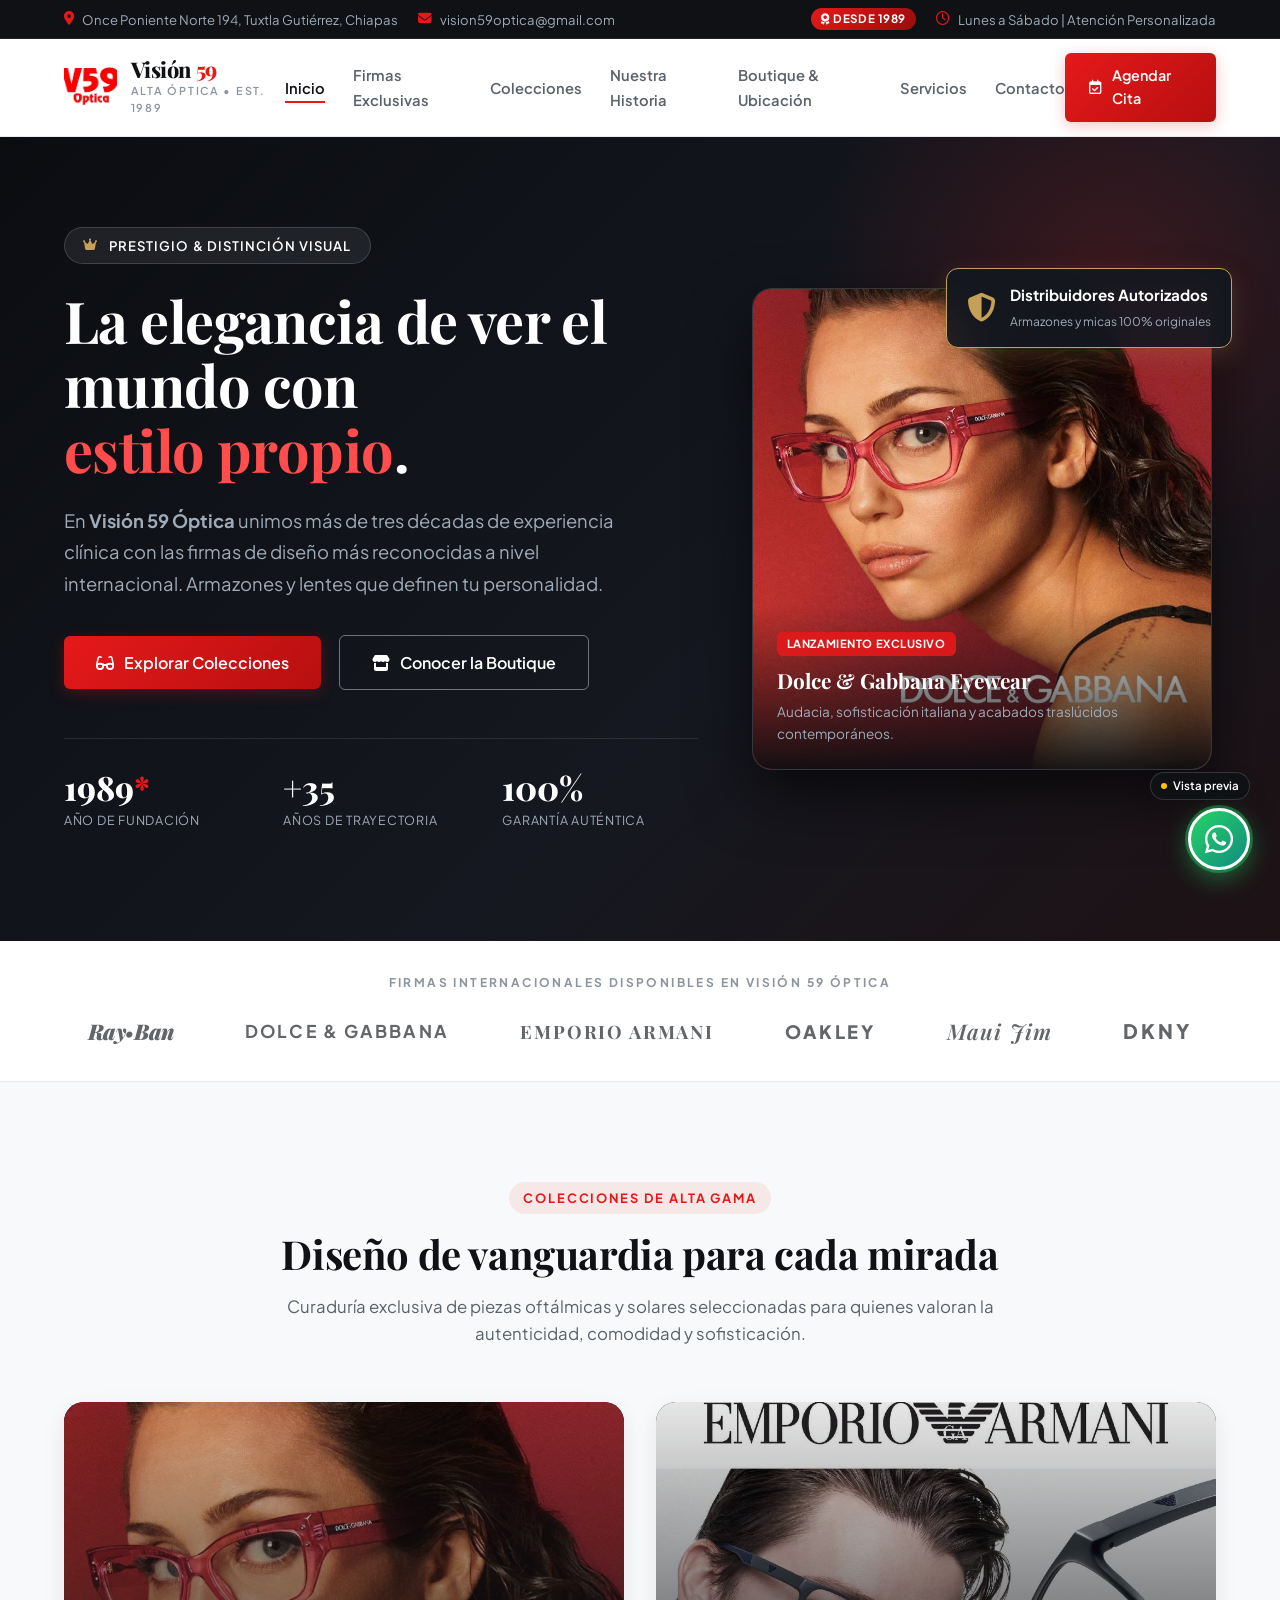
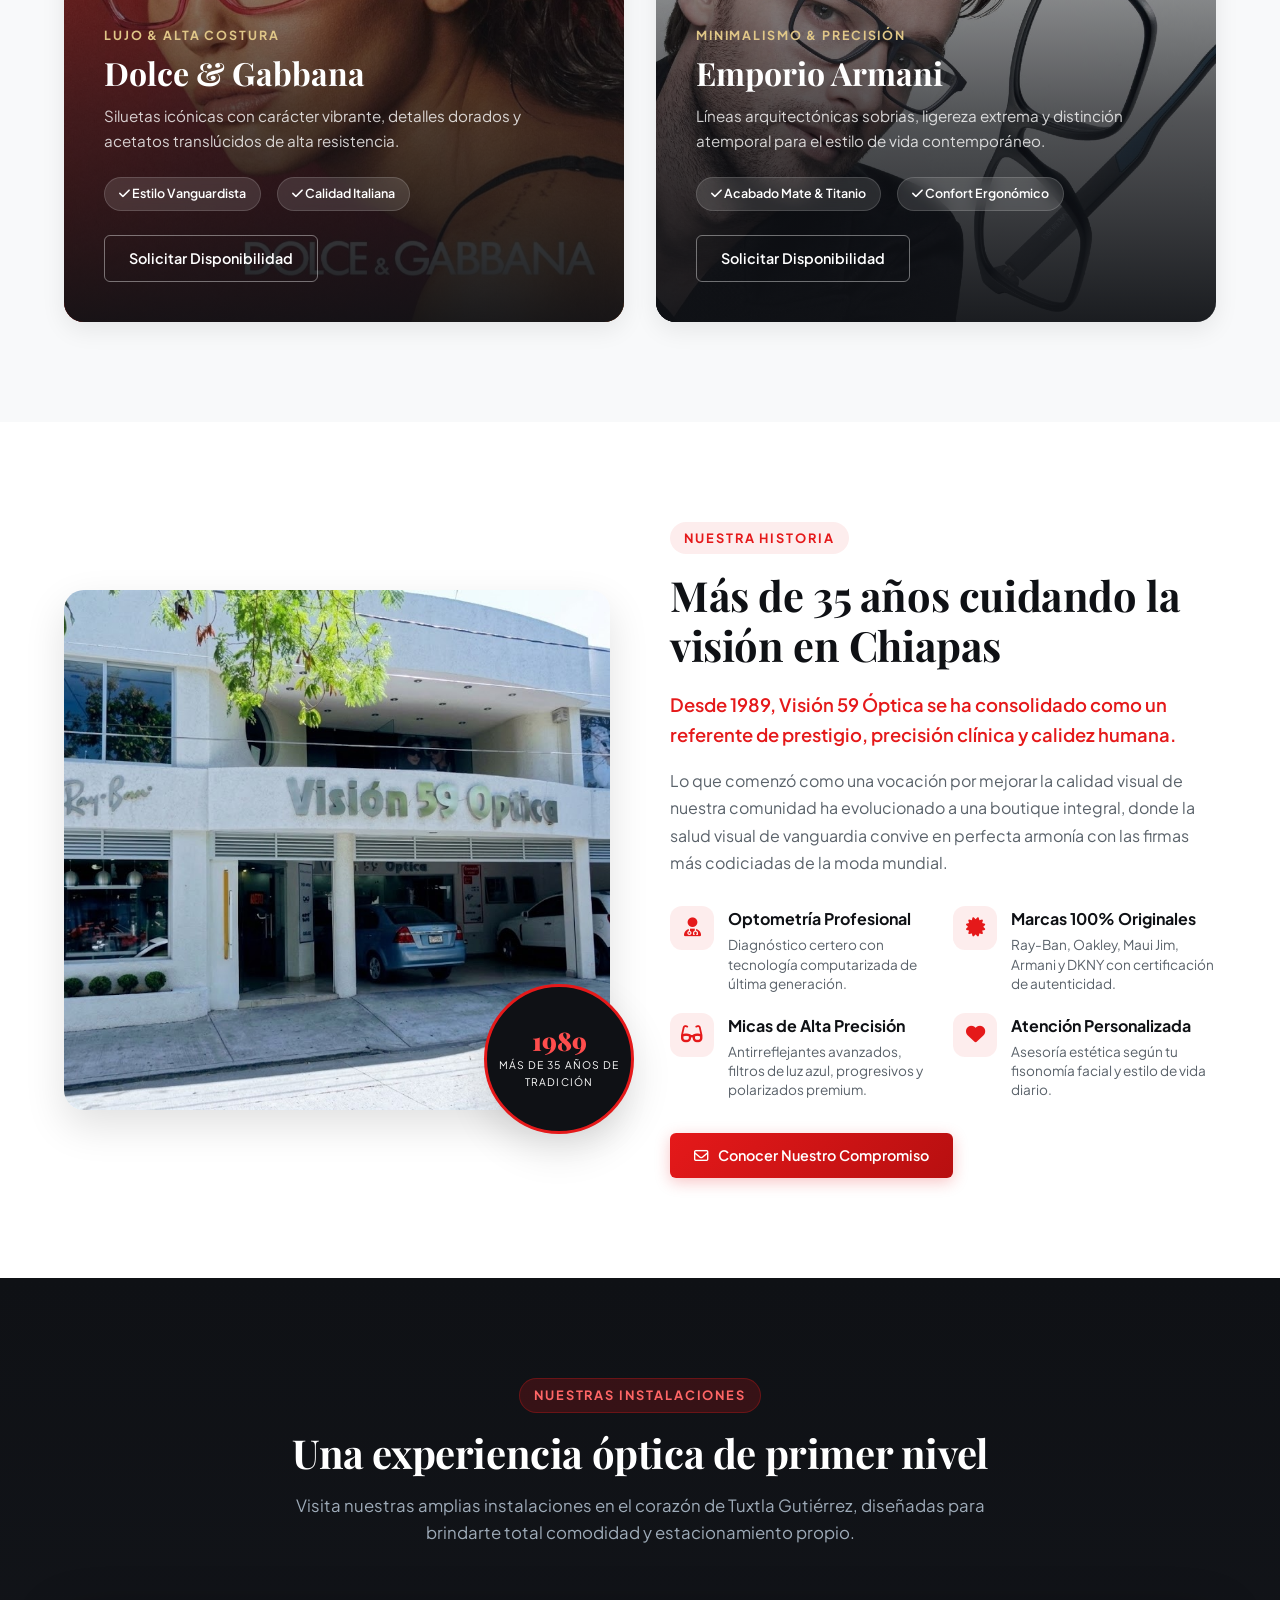
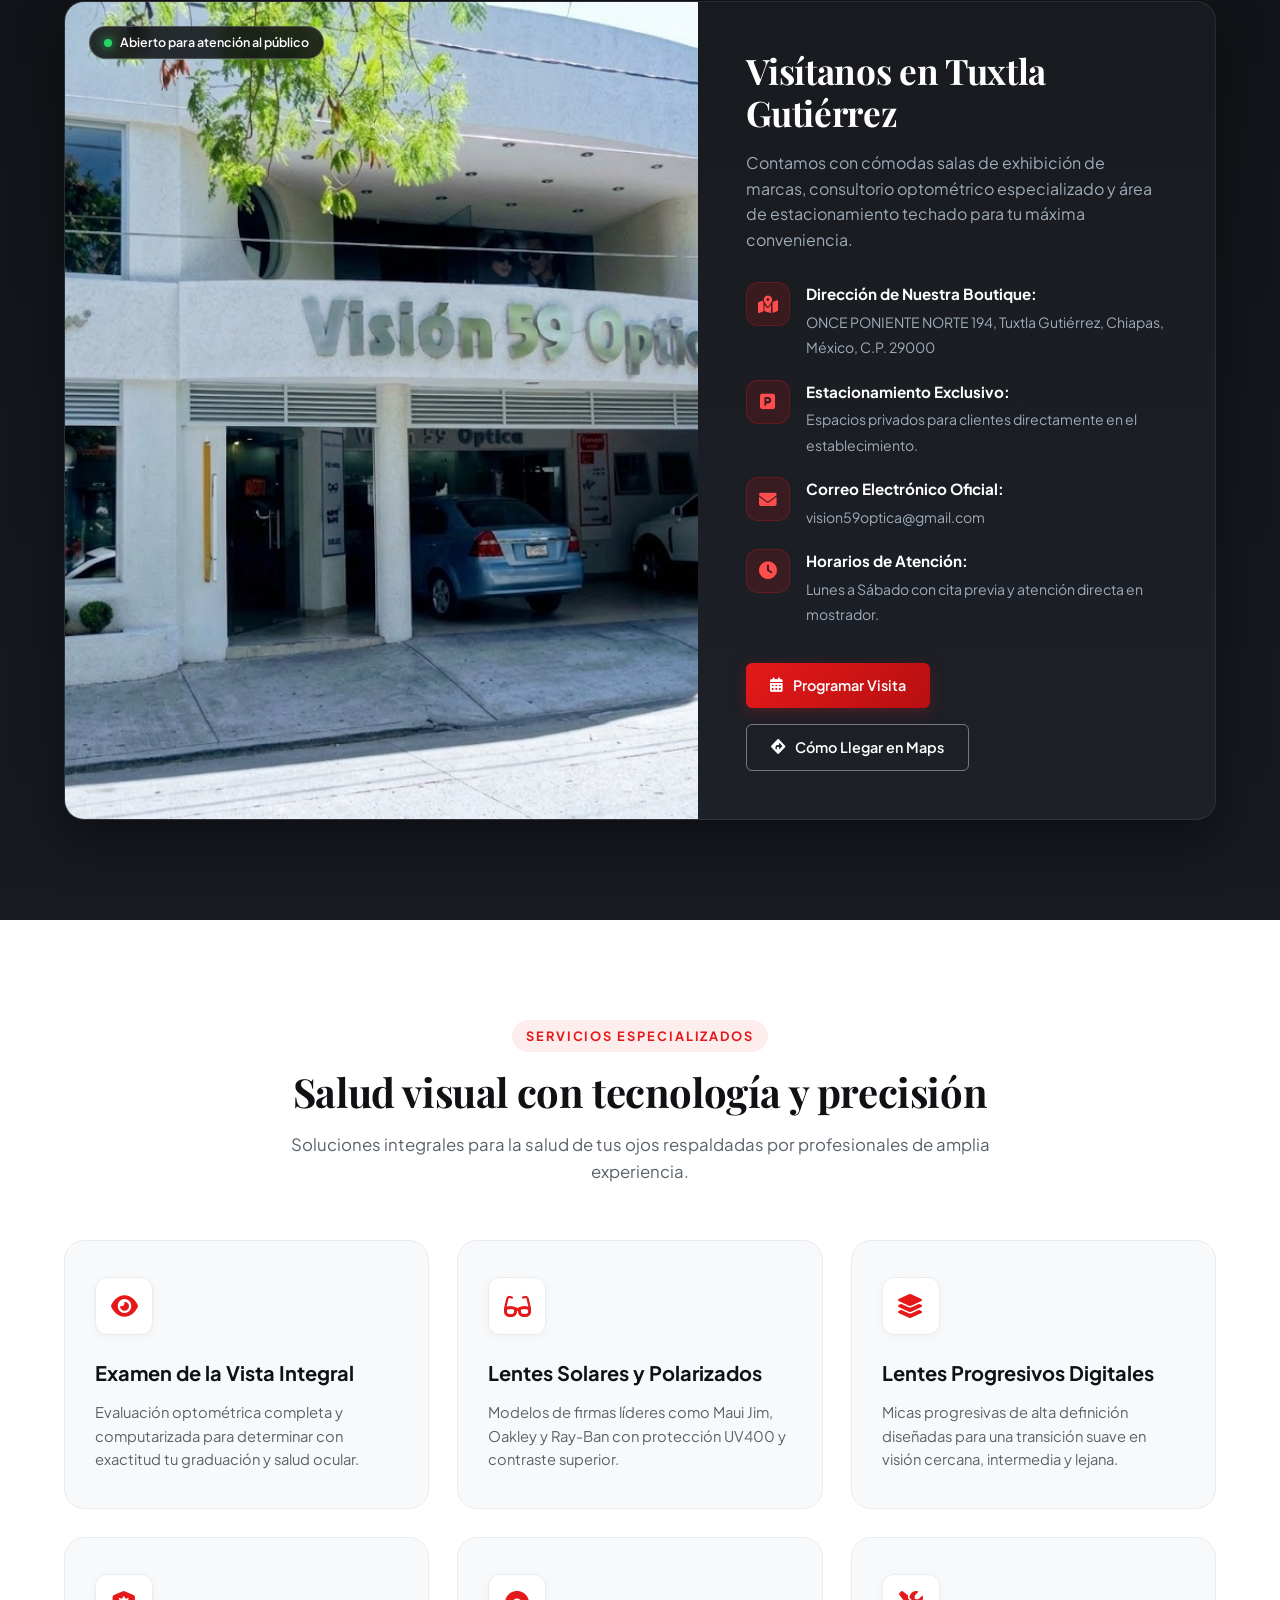
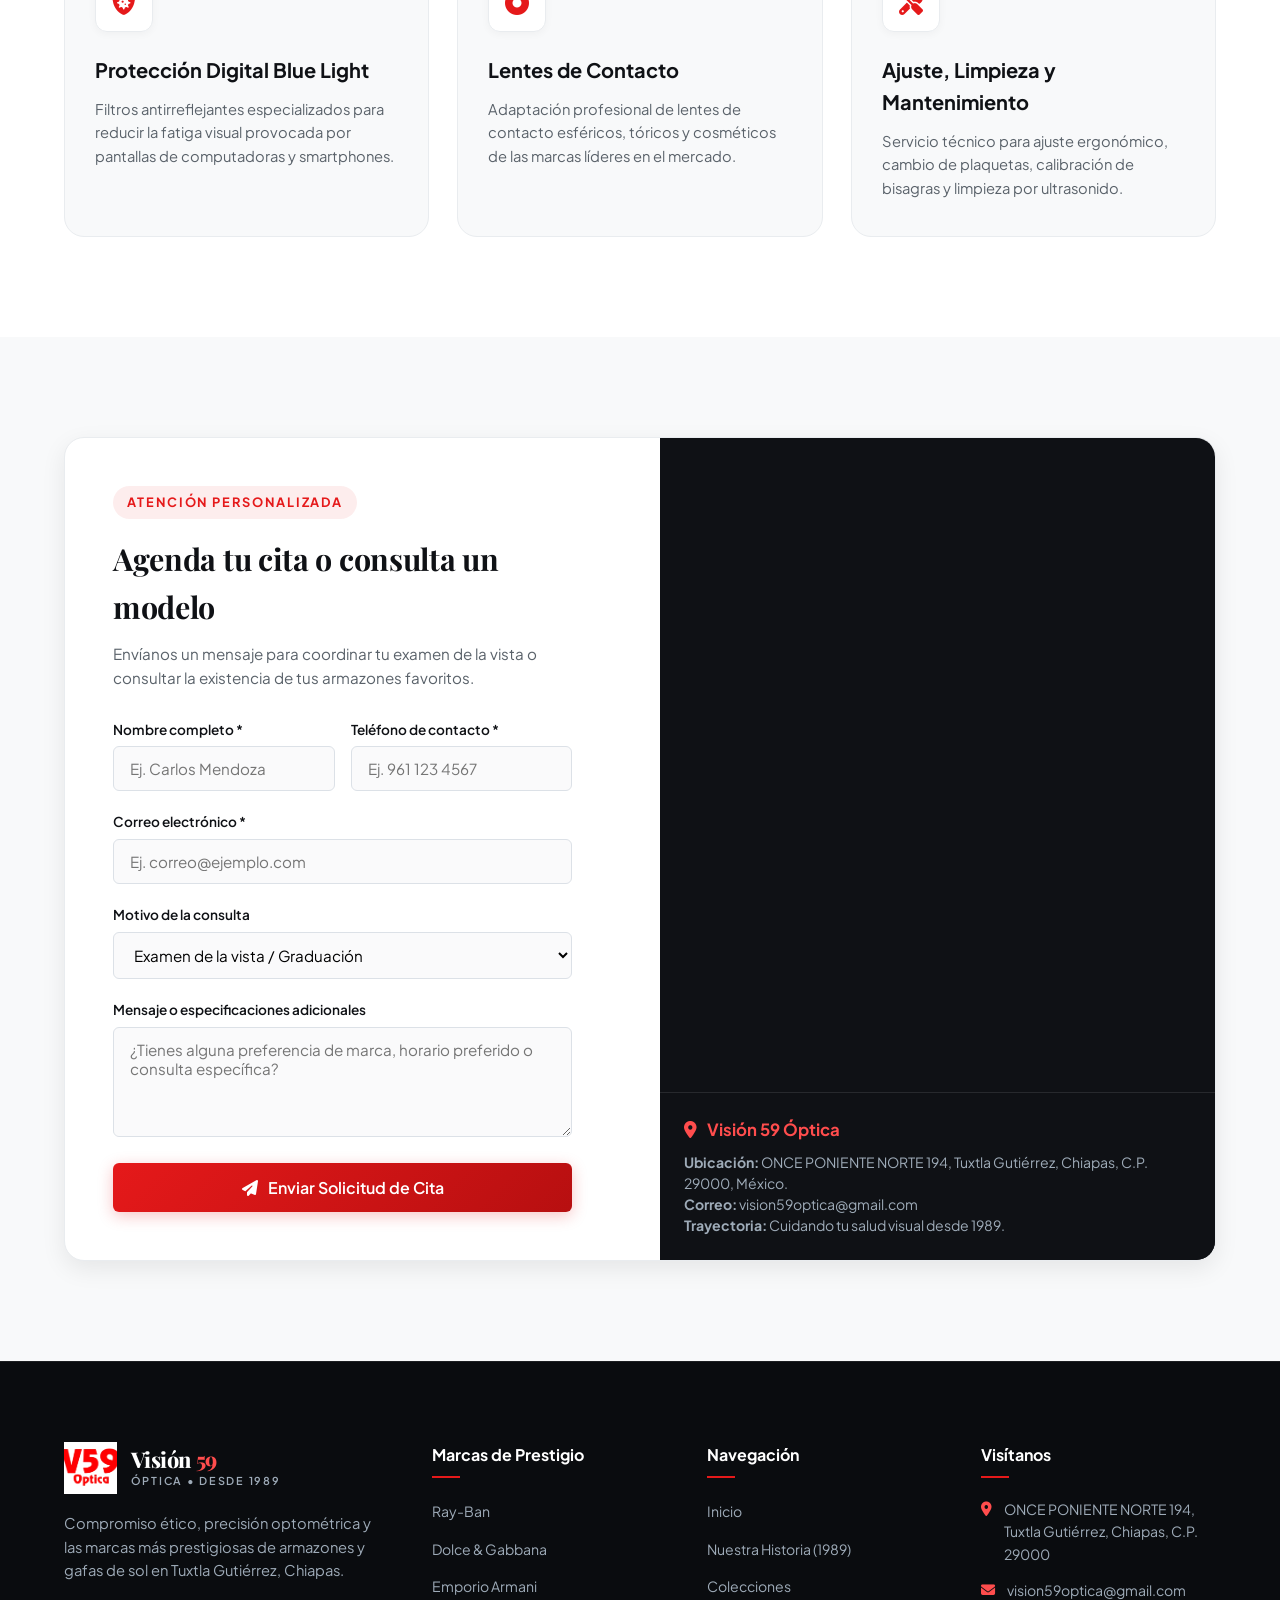
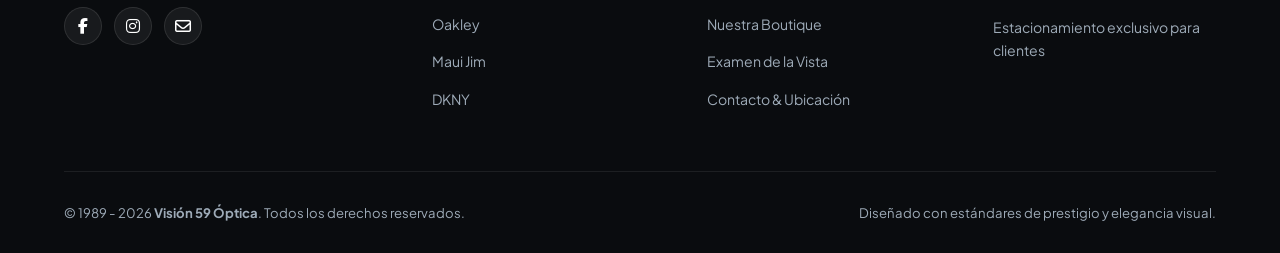
<file: vision59-optica-subida-facil/index.html>
<!DOCTYPE html>
<html lang="es">
<head>
  <meta charset="UTF-8">
  <meta name="viewport" content="width=device-width, initial-scale=1.0">
  <title>Visión 59 Óptica | Alta Gama y Salud Visual Desde 1989 - Tuxtla Gutiérrez</title>
  
  <!-- SEO Meta Tags -->
  <meta name="description" content="Visión 59 Óptica en Tuxtla Gutiérrez. Más de 35 años de prestigio ofreciendo marcas exclusivas de lentes de sol y oftálmicos: Ray-Ban, Oakley, Maui Jim, Dolce & Gabbana, Armani, DKNY.">
  <meta name="keywords" content="Optica Tuxtla Gutierrez, Vision 59 Optica, Ray Ban Tuxtla, lentes de sol Chiapas, examen de la vista, Maui Jim, Oakley">
  <meta name="theme-color" content="#E5191A">

  <!-- Google Fonts -->
  <link rel="preconnect" href="https://fonts.googleapis.com">
  <link rel="preconnect" href="https://fonts.gstatic.com" crossorigin>
  <link href="https://fonts.googleapis.com/css2?family=Playfair+Display:ital,wght@0,500;0,600;0,700;0,800;1,400;1,600&family=Plus+Jakarta+Sans:wght@300;400;500;600;700;800&display=swap" rel="stylesheet">

  <!-- Font Awesome Icons -->
  <link rel="stylesheet" href="https://cdnjs.cloudflare.com/ajax/libs/font-awesome/6.5.1/css/all.min.css">

  <!-- Estilos del Sitio -->
  <link rel="stylesheet" href="./style.css">
  
  <!-- Favicon -->
  <link rel="icon" type="image/png" href="./logo.png">
</head>
<body>

  <!-- ==========================================================================
       BARRA SUPERIOR (TOPBAR DE PRESTIGIO)
       ========================================================================== -->
  <div class="topbar">
    <div class="container topbar-content">
      <div class="topbar-left">
        <span class="topbar-item">
          <i class="fa-solid fa-location-dot"></i> Once Poniente Norte 194, Tuxtla Gutiérrez, Chiapas
        </span>
        <span class="topbar-item">
          <i class="fa-solid fa-envelope"></i> vision59optica@gmail.com
        </span>
      </div>
      <div class="topbar-right">
        <span class="topbar-badge">
          <i class="fa-solid fa-award"></i> Desde 1989
        </span>
        <span class="topbar-item">
          <i class="fa-regular fa-clock"></i> Lunes a Sábado | Atención Personalizada
        </span>
      </div>
    </div>
  </div>

  <!-- ==========================================================================
       BARRA DE NAVEGACIÓN (NAVBAR)
       ========================================================================== -->
  <nav class="navbar" id="navbar">
    <div class="container nav-container">
      <a href="#inicio" class="nav-brand">
        <img src="./logo.png" alt="Logotipo Visión 59 Óptica" class="nav-logo-img">
        <div class="nav-brand-text">
          <span class="nav-brand-name">Visión <span>59</span></span>
          <span class="nav-brand-sub">Alta Óptica • Est. 1989</span>
        </div>
      </a>

      <!-- Menú Enlaces -->
      <ul class="nav-links" id="navLinks">
        <li><a href="#inicio" class="nav-link active">Inicio</a></li>
        <li><a href="#marcas" class="nav-link">Firmas Exclusivas</a></li>
        <li><a href="#colecciones" class="nav-link">Colecciones</a></li>
        <li><a href="#trayectoria" class="nav-link">Nuestra Historia</a></li>
        <li><a href="#boutique" class="nav-link">Boutique & Ubicación</a></li>
        <li><a href="#servicios" class="nav-link">Servicios</a></li>
        <li><a href="#contacto" class="nav-link">Contacto</a></li>
      </ul>

      <!-- Botones de Acción -->
      <div class="nav-actions">
        <a href="#contacto" class="btn btn-primary">
          <i class="fa-regular fa-calendar-check"></i> Agendar Cita
        </a>
        <button class="nav-toggle" id="navToggle" aria-label="Abrir Menú">
          <i class="fa-solid fa-bars"></i>
        </button>
      </div>
    </div>
  </nav>

  <!-- ==========================================================================
       SECCIÓN HERO / PORTADA PRINCIPAL
       ========================================================================== -->
  <header class="hero" id="inicio">
    <div class="container">
      <div class="hero-grid">
        <!-- Texto Hero -->
        <div class="hero-content">
          <div class="hero-tag">
            <i class="fa-solid fa-crown"></i> Prestigio & Distinción Visual
          </div>
          
          <h1 class="hero-title heading-serif">
            La elegancia de ver el mundo con <span class="highlight">estilo propio</span>.
          </h1>

          <p class="hero-description">
            En <strong>Visión 59 Óptica</strong> unimos más de tres décadas de experiencia clínica con las firmas de diseño más reconocidas a nivel internacional. Armazones y lentes que definen tu personalidad.
          </p>

          <div class="hero-cta-group">
            <a href="#colecciones" class="btn btn-primary btn-lg">
              <i class="fa-solid fa-glasses"></i> Explorar Colecciones
            </a>
            <a href="#boutique" class="btn btn-outline-white btn-lg">
              <i class="fa-solid fa-store"></i> Conocer la Boutique
            </a>
          </div>

          <!-- Métricas de Confianza -->
          <div class="hero-stats">
            <div class="hero-stat-item">
              <div class="hero-stat-number">1989<span>*</span></div>
              <div class="hero-stat-label">Año de Fundación</div>
            </div>
            <div class="hero-stat-item">
              <div class="hero-stat-number">+35<span></span></div>
              <div class="hero-stat-label">Años de Trayectoria</div>
            </div>
            <div class="hero-stat-item">
              <div class="hero-stat-number">100%<span></span></div>
              <div class="hero-stat-label">Garantía Auténtica</div>
            </div>
          </div>
        </div>

        <!-- Composición Visual Hero con Imagen de Campaña -->
        <div class="hero-visual">
          <div class="hero-card-stack">
            <div class="hero-main-card">
              <img src="./dolce-gabbana.jpg" alt="Campaña Dolce & Gabbana Eyewear en Visión 59 Óptica">
              <div class="hero-card-caption">
                <span class="badge">Lanzamiento Exclusivo</span>
                <h4>Dolce & Gabbana Eyewear</h4>
                <p>Audacia, sofisticación italiana y acabados traslúcidos contemporáneos.</p>
              </div>
            </div>

            <!-- Insignia Flotante de Prestigio -->
            <div class="hero-floating-badge">
              <i class="fa-solid fa-shield-halved"></i>
              <div>
                <strong>Distribuidores Autorizados</strong>
                <small>Armazones y micas 100% originales</small>
              </div>
            </div>
          </div>
        </div>
      </div>
    </div>
  </header>

  <!-- ==========================================================================
       CINTA DE MARCAS EXCLUSIVAS (MARQUEE / LOGOS)
       ========================================================================== -->
  <section class="brands-strip" id="marcas">
    <div class="container">
      <div class="brands-strip-title">
        Firmas Internacionales Disponibles en Visión 59 Óptica
      </div>
      <div class="brands-logos-grid">
        <div class="brand-item ray-ban" title="Ray-Ban">Ray•Ban</div>
        <div class="brand-item dg" title="Dolce & Gabbana">DOLCE & GABBANA</div>
        <div class="brand-item armani" title="Emporio Armani">EMPORIO ARMANI</div>
        <div class="brand-item oakley" title="Oakley">OAKLEY</div>
        <div class="brand-item maui-jim" title="Maui Jim">Maui Jim</div>
        <div class="brand-item dkny" title="DKNY">DKNY</div>
      </div>
    </div>
  </section>

  <!-- ==========================================================================
       COLECCIONES EDITORIALES (LOOKBOOK DE ALTA GAMA)
       ========================================================================== -->
  <section class="collections-section" id="colecciones">
    <div class="container">
      <div class="section-header">
        <span class="section-tag">Colecciones de Alta Gama</span>
        <h2 class="heading-serif">Diseño de vanguardia para cada mirada</h2>
        <p>Curaduría exclusiva de piezas oftálmicas y solares seleccionadas para quienes valoran la autenticidad, comodidad y sofisticación.</p>
      </div>

      <div class="collections-grid">
        <!-- Tarjeta Editorial 1: Dolce & Gabbana -->
        <article class="editorial-card">
          <img src="./dolce-gabbana.jpg" alt="Modelo Dolce & Gabbana en Visión 59" class="editorial-card-bg">
          <div class="editorial-card-overlay"></div>
          <div class="editorial-card-content">
            <span class="editorial-brand-tag">Lujo & Alta Costura</span>
            <h3 class="editorial-card-title">Dolce & Gabbana</h3>
            <p class="editorial-card-desc">Siluetas icónicas con carácter vibrante, detalles dorados y acetatos translúcidos de alta resistencia.</p>
            <div class="editorial-features">
              <span class="editorial-badge"><i class="fa-solid fa-check"></i> Estilo Vanguardista</span>
              <span class="editorial-badge"><i class="fa-solid fa-check"></i> Calidad Italiana</span>
            </div>
            <a href="#contacto" class="btn btn-outline-white">Solicitar Disponibilidad</a>
          </div>
        </article>

        <!-- Tarjeta Editorial 2: Emporio Armani -->
        <article class="editorial-card">
          <img src="./emporio-armani.jpg" alt="Modelo Emporio Armani en Visión 59" class="editorial-card-bg">
          <div class="editorial-card-overlay"></div>
          <div class="editorial-card-content">
            <span class="editorial-brand-tag">Minimalismo & Precisión</span>
            <h3 class="editorial-card-title">Emporio Armani</h3>
            <p class="editorial-card-desc">Líneas arquitectónicas sobrias, ligereza extrema y distinción atemporal para el estilo de vida contemporáneo.</p>
            <div class="editorial-features">
              <span class="editorial-badge"><i class="fa-solid fa-check"></i> Acabado Mate & Titanio</span>
              <span class="editorial-badge"><i class="fa-solid fa-check"></i> Confort Ergonómico</span>
            </div>
            <a href="#contacto" class="btn btn-outline-white">Solicitar Disponibilidad</a>
          </div>
        </article>
      </div>
    </div>
  </section>

  <!-- ==========================================================================
       TRAYECTORIA Y HERENCIA HISTÓRICA (DESDE 1989)
       ========================================================================== -->
  <section class="heritage-section" id="trayectoria">
    <div class="container">
      <div class="heritage-grid">
        <!-- Visual con Sello de Trayectoria -->
        <div class="heritage-image-wrapper">
          <img src="./fachada.jpg" alt="Boutique Visión 59 Óptica Tuxtla Gutiérrez" class="heritage-img-main">
          <div class="heritage-seal">
            <span class="year">1989</span>
            <span class="text">Más de 35 Años de Tradición</span>
          </div>
        </div>

        <!-- Contenido y Filosofía de la Óptica -->
        <div class="heritage-content">
          <span class="section-tag">Nuestra Historia</span>
          <h2 class="heading-serif">Más de 35 años cuidando la visión en Chiapas</h2>
          <p class="heritage-text-lead">
            Desde 1989, Visión 59 Óptica se ha consolidado como un referente de prestigio, precisión clínica y calidez humana.
          </p>
          <p class="heritage-description">
            Lo que comenzó como una vocación por mejorar la calidad visual de nuestra comunidad ha evolucionado a una boutique integral, donde la salud visual de vanguardia convive en perfecta armonía con las firmas más codiciadas de la moda mundial.
          </p>

          <div class="heritage-pillars">
            <div class="pillar-item">
              <div class="pillar-icon"><i class="fa-solid fa-user-doctor"></i></div>
              <div class="pillar-info">
                <h4>Optometría Profesional</h4>
                <p>Diagnóstico certero con tecnología computarizada de última generación.</p>
              </div>
            </div>

            <div class="pillar-item">
              <div class="pillar-icon"><i class="fa-solid fa-certificate"></i></div>
              <div class="pillar-info">
                <h4>Marcas 100% Originales</h4>
                <p>Ray-Ban, Oakley, Maui Jim, Armani y DKNY con certificación de autenticidad.</p>
              </div>
            </div>

            <div class="pillar-item">
              <div class="pillar-icon"><i class="fa-solid fa-glasses"></i></div>
              <div class="pillar-info">
                <h4>Micas de Alta Precisión</h4>
                <p>Antirreflejantes avanzados, filtros de luz azul, progresivos y polarizados premium.</p>
              </div>
            </div>

            <div class="pillar-item">
              <div class="pillar-icon"><i class="fa-solid fa-heart"></i></div>
              <div class="pillar-info">
                <h4>Atención Personalizada</h4>
                <p>Asesoría estética según tu fisonomía facial y estilo de vida diario.</p>
              </div>
            </div>
          </div>

          <a href="#contacto" class="btn btn-primary">
            <i class="fa-regular fa-envelope"></i> Conocer Nuestro Compromiso
          </a>
        </div>
      </div>
    </div>
  </section>

  <!-- ==========================================================================
       BOUTIQUE FÍSICA & FACHADA (UBICACIÓN EN TUXTLA GUTIÉRREZ)
       ========================================================================== -->
  <section class="boutique-section" id="boutique">
    <div class="container">
      <div class="section-header text-white">
        <span class="section-tag dark">Nuestras Instalaciones</span>
        <h2 class="heading-serif">Una experiencia óptica de primer nivel</h2>
        <p>Visita nuestras amplias instalaciones en el corazón de Tuxtla Gutiérrez, diseñadas para brindarte total comodidad y estacionamiento propio.</p>
      </div>

      <div class="boutique-card">
        <div class="boutique-grid">
          <!-- Fotografía Real de la Fachada -->
          <div class="boutique-visual">
            <img src="./fachada.jpg" alt="Fachada oficial Visión 59 Óptica Once Poniente Norte 194">
            <div class="boutique-badge-live">
              <span class="dot"></span> Abierto para atención al público
            </div>
          </div>

          <!-- Información y Dirección de la Boutique -->
          <div class="boutique-details">
            <h3 class="heading-serif">Visítanos en Tuxtla Gutiérrez</h3>
            <p>
              Contamos con cómodas salas de exhibición de marcas, consultorio optométrico especializado y área de estacionamiento techado para tu máxima conveniencia.
            </p>

            <div class="boutique-info-list">
              <div class="boutique-info-item">
                <div class="boutique-info-icon"><i class="fa-solid fa-map-location-dot"></i></div>
                <div class="boutique-info-text">
                  <strong>Dirección de Nuestra Boutique:</strong>
                  <span>ONCE PONIENTE NORTE 194, Tuxtla Gutiérrez, Chiapas, México, C.P. 29000</span>
                </div>
              </div>

              <div class="boutique-info-item">
                <div class="boutique-info-icon"><i class="fa-solid fa-square-parking"></i></div>
                <div class="boutique-info-text">
                  <strong>Estacionamiento Exclusivo:</strong>
                  <span>Espacios privados para clientes directamente en el establecimiento.</span>
                </div>
              </div>

              <div class="boutique-info-item">
                <div class="boutique-info-icon"><i class="fa-solid fa-envelope"></i></div>
                <div class="boutique-info-text">
                  <strong>Correo Electrónico Oficial:</strong>
                  <span>vision59optica@gmail.com</span>
                </div>
              </div>

              <div class="boutique-info-item">
                <div class="boutique-info-icon"><i class="fa-solid fa-clock"></i></div>
                <div class="boutique-info-text">
                  <strong>Horarios de Atención:</strong>
                  <span>Lunes a Sábado con cita previa y atención directa en mostrador.</span>
                </div>
              </div>
            </div>

            <div class="boutique-actions">
              <a href="#contacto" class="btn btn-primary">
                <i class="fa-solid fa-calendar-days"></i> Programar Visita
              </a>
              <a href="https://maps.google.com/?q=ONCE+PONIENTE+NORTE+194+Tuxtla+Gutiérrez+Chiapas+29000" target="_blank" rel="noopener noreferrer" class="btn btn-outline-white">
                <i class="fa-solid fa-diamond-turn-right"></i> Cómo Llegar en Maps
              </a>
            </div>
          </div>
        </div>
      </div>
    </div>
  </section>

  <!-- ==========================================================================
       SERVICIOS INTEGRALES
       ========================================================================== -->
  <section class="services-section" id="servicios">
    <div class="container">
      <div class="section-header">
        <span class="section-tag">Servicios Especializados</span>
        <h2 class="heading-serif">Salud visual con tecnología y precisión</h2>
        <p>Soluciones integrales para la salud de tus ojos respaldadas por profesionales de amplia experiencia.</p>
      </div>

      <div class="services-grid">
        <div class="service-card">
          <div class="service-icon-box"><i class="fa-solid fa-eye"></i></div>
          <h3>Examen de la Vista Integral</h3>
          <p>Evaluación optométrica completa y computarizada para determinar con exactitud tu graduación y salud ocular.</p>
        </div>

        <div class="service-card">
          <div class="service-icon-box"><i class="fa-solid fa-glasses"></i></div>
          <h3>Lentes Solares y Polarizados</h3>
          <p>Modelos de firmas líderes como Maui Jim, Oakley y Ray-Ban con protección UV400 y contraste superior.</p>
        </div>

        <div class="service-card">
          <div class="service-icon-box"><i class="fa-solid fa-layer-group"></i></div>
          <h3>Lentes Progresivos Digitales</h3>
          <p>Micas progresivas de alta definición diseñadas para una transición suave en visión cercana, intermedia y lejana.</p>
        </div>

        <div class="service-card">
          <div class="service-icon-box"><i class="fa-solid fa-shield-virus"></i></div>
          <h3>Protección Digital Blue Light</h3>
          <p>Filtros antirreflejantes especializados para reducir la fatiga visual provocada por pantallas de computadoras y smartphones.</p>
        </div>

        <div class="service-card">
          <div class="service-icon-box"><i class="fa-solid fa-circle-dot"></i></div>
          <h3>Lentes de Contacto</h3>
          <p>Adaptación profesional de lentes de contacto esféricos, tóricos y cosméticos de las marcas líderes en el mercado.</p>
        </div>

        <div class="service-card">
          <div class="service-icon-box"><i class="fa-solid fa-screwdriver-wrench"></i></div>
          <h3>Ajuste, Limpieza y Mantenimiento</h3>
          <p>Servicio técnico para ajuste ergonómico, cambio de plaquetas, calibración de bisagras y limpieza por ultrasonido.</p>
        </div>
      </div>
    </div>
  </section>

  <!-- ==========================================================================
       CONTACTO, MAPA Y AGENDAR CITA
       ========================================================================== -->
  <section class="contact-section" id="contacto">
    <div class="container">
      <div class="contact-layout">
        <!-- Formulario -->
        <div class="contact-form-side">
          <span class="section-tag">Atención Personalizada</span>
          <h3 class="heading-serif">Agenda tu cita o consulta un modelo</h3>
          <p>Envíanos un mensaje para coordinar tu examen de la vista o consultar la existencia de tus armazones favoritos.</p>

          <!-- Alerta de Envío Exitoso -->
          <div id="formSuccessAlert" style="display: none; background: #E8F5E9; border: 1px solid #A5D6A7; color: #1B5E20; padding: 16px; border-radius: 8px; margin-bottom: 20px;">
            <i class="fa-solid fa-circle-check"></i> <strong>¡Solicitud enviada con éxito!</strong> Nos comunicaremos contigo a la brevedad al correo proporcionado.
          </div>

          <form id="appointmentForm">
            <div class="form-row">
              <div class="form-group">
                <label class="form-label" for="nombre">Nombre completo *</label>
                <input type="text" id="nombre" class="form-control" placeholder="Ej. Carlos Mendoza" required>
              </div>
              <div class="form-group">
                <label class="form-label" for="telefono">Teléfono de contacto *</label>
                <input type="tel" id="telefono" class="form-control" placeholder="Ej. 961 123 4567" required>
              </div>
            </div>

            <div class="form-group">
              <label class="form-label" for="email">Correo electrónico *</label>
              <input type="email" id="email" class="form-control" placeholder="Ej. correo@ejemplo.com" required>
            </div>

            <div class="form-group">
              <label class="form-label" for="interes">Motivo de la consulta</label>
              <select id="interes" class="form-control">
                <option value="examen">Examen de la vista / Graduación</option>
                <option value="marcas">Consulta de marcas exclusivas (Ray-Ban, Armani, D&G, Oakley, Maui Jim)</option>
                <option value="sol">Lentes de sol / Polarizados</option>
                <option value="progresivos">Lentes progresivos o antireflejantes</option>
                <option value="otro">Otro tipo de consulta</option>
              </select>
            </div>

            <div class="form-group">
              <label class="form-label" for="mensaje">Mensaje o especificaciones adicionales</label>
              <textarea id="mensaje" class="form-control" placeholder="¿Tienes alguna preferencia de marca, horario preferido o consulta específica?"></textarea>
            </div>

            <button type="submit" class="btn btn-primary btn-lg" style="width: 100%;">
              <i class="fa-solid fa-paper-plane"></i> Enviar Solicitud de Cita
            </button>
          </form>
        </div>

        <!-- Lado del Mapa e Información -->
        <div class="contact-map-side">
          <div class="map-frame-wrapper">
            <!-- Google Maps Embed para Once Poniente Norte 194, Tuxtla Gutiérrez -->
            <iframe 
              src="https://www.google.com/maps/embed?pb=!1m18!1m12!1m3!1d3820.370500438137!2d-93.1256722!3d16.7582531!2m3!1f0!2f0!3f0!3m2!1i1024!2i768!4f13.1!3m3!1m2!1s0x85ecd8ee8c6509a1%3A0xb35a0fb77ce71bb4!2s11a.%20Pte.%20Nte.%20194%2C%20El%20Magueyito%2C%2029000%20Tuxtla%20Guti%C3%A9rrez%2C%20Chis.!5e0!3m2!1ses-419!2smx!4v1710000000000!5m2!1ses-419!2smx" 
              allowfullscreen="" 
              loading="lazy" 
              referrerpolicy="no-referrer-when-downgrade"
              title="Ubicación Visión 59 Óptica Tuxtla Gutiérrez">
            </iframe>
          </div>

          <div class="map-info-box">
            <h4><i class="fa-solid fa-location-dot"></i> Visión 59 Óptica</h4>
            <p><strong>Ubicación:</strong> ONCE PONIENTE NORTE 194, Tuxtla Gutiérrez, Chiapas, C.P. 29000, México.</p>
            <p><strong>Correo:</strong> vision59optica@gmail.com</p>
            <p><strong>Trayectoria:</strong> Cuidando tu salud visual desde 1989.</p>
          </div>
        </div>
      </div>
    </div>
  </section>

  <!-- ==========================================================================
       FOOTER
       ========================================================================== -->
  <footer class="footer">
    <div class="container">
      <div class="footer-grid">
        <!-- Columna de Marca -->
        <div class="footer-brand-col">
          <div class="nav-brand" style="margin-bottom: 12px;">
            <img src="./logo.png" alt="Logotipo Visión 59 Óptica" class="nav-logo-img" style="filter: brightness(1.05);">
            <div class="nav-brand-text">
              <span class="nav-brand-name" style="color: #fff;">Visión <span style="color: var(--color-primary-light);">59</span></span>
              <span class="nav-brand-sub" style="color: var(--color-text-light-muted);">Óptica • Desde 1989</span>
            </div>
          </div>
          <p>
            Compromiso ético, precisión optométrica y las marcas más prestigiosas de armazones y gafas de sol en Tuxtla Gutiérrez, Chiapas.
          </p>
          <div class="footer-socials">
            <a href="https://facebook.com" target="_blank" rel="noopener" class="social-link" title="Facebook"><i class="fa-brands fa-facebook-f"></i></a>
            <a href="https://instagram.com" target="_blank" rel="noopener" class="social-link" title="Instagram"><i class="fa-brands fa-instagram"></i></a>
            <a href="mailto:vision59optica@gmail.com" class="social-link" title="Correo"><i class="fa-regular fa-envelope"></i></a>
          </div>
        </div>

        <!-- Columna Marcas -->
        <div class="footer-col">
          <h4>Marcas de Prestigio</h4>
          <ul class="footer-links">
            <li><a href="#marcas">Ray-Ban</a></li>
            <li><a href="#marcas">Dolce & Gabbana</a></li>
            <li><a href="#marcas">Emporio Armani</a></li>
            <li><a href="#marcas">Oakley</a></li>
            <li><a href="#marcas">Maui Jim</a></li>
            <li><a href="#marcas">DKNY</a></li>
          </ul>
        </div>

        <!-- Columna Enlaces -->
        <div class="footer-col">
          <h4>Navegación</h4>
          <ul class="footer-links">
            <li><a href="#inicio">Inicio</a></li>
            <li><a href="#trayectoria">Nuestra Historia (1989)</a></li>
            <li><a href="#colecciones">Colecciones</a></li>
            <li><a href="#boutique">Nuestra Boutique</a></li>
            <li><a href="#servicios">Examen de la Vista</a></li>
            <li><a href="#contacto">Contacto & Ubicación</a></li>
          </ul>
        </div>

        <!-- Columna Contacto -->
        <div class="footer-col">
          <h4>Visítanos</h4>
          <div class="footer-contact-item">
            <i class="fa-solid fa-location-dot"></i>
            <span>ONCE PONIENTE NORTE 194, Tuxtla Gutiérrez, Chiapas, C.P. 29000</span>
          </div>
          <div class="footer-contact-item">
            <i class="fa-solid fa-envelope"></i>
            <span>vision59optica@gmail.com</span>
          </div>
          <div class="footer-contact-item">
            <i class="fa-solid fa-shield-check"></i>
            <span>Estacionamiento exclusivo para clientes</span>
          </div>
        </div>
      </div>

      <div class="footer-bottom">
        <div>
          &copy; 1989 - 2026 <strong>Visión 59 Óptica</strong>. Todos los derechos reservados.
        </div>
        <div>
          Diseñado con estándares de prestigio y elegancia visual.
        </div>
      </div>
    </div>
  </footer>

  <!-- ==========================================================================
       BURBUJA FLOTANTE DE WHATSAPP (SOLICITUD: VISTA PREVIA / NO HABILITADA AÚN)
       ========================================================================== -->
  <div class="whatsapp-floating-widget">
    <div class="whatsapp-preview-tag">
      <span class="dot"></span> Vista previa
    </div>
    <button class="whatsapp-btn" id="whatsappBtn" aria-label="Abrir WhatsApp en Vista Previa" title="WhatsApp Visión 59 (Vista Previa)">
      <i class="fa-brands fa-whatsapp"></i>
    </button>
  </div>

  <!-- MODAL INFORMATIVO PARA WHATSAPP (MODO VISTA PREVIA) -->
  <div class="modal-overlay" id="whatsappModal">
    <div class="modal-card">
      <button class="modal-close-btn" id="closeWhatsappModal" aria-label="Cerrar ventana">
        <i class="fa-solid fa-xmark"></i>
      </button>

      <div class="modal-icon-badge">
        <i class="fa-brands fa-whatsapp"></i>
      </div>

      <h3 class="heading-serif">Canal de WhatsApp</h3>
      <p>
        Has hecho clic en la burbuja de <strong>WhatsApp de Visión 59 Óptica</strong>. Como solicitaste, este botón se encuentra actualmente en <strong>Modo Vista Previa</strong> y aún no está enlazado a un número activo.
      </p>

      <div class="modal-highlight-box">
        <strong>¿Cómo funcionará al habilitarse?</strong>
        <ul>
          <li><i class="fa-solid fa-check"></i> Atención inmediata con un asesor de la óptica.</li>
          <li><i class="fa-solid fa-check"></i> Consulta de modelos y existencias en tiempo real.</li>
          <li><i class="fa-solid fa-check"></i> Confirmación directa de citas optométricas.</li>
        </ul>
      </div>

      <p style="font-size: 0.85rem; color: var(--color-text-muted); margin-bottom: 20px;">
        Para contactarnos en este momento, escríbenos a <strong>vision59optica@gmail.com</strong> o visítanos en <strong>Once Poniente Norte 194</strong>.
      </p>

      <div style="display: flex; gap: 12px; justify-content: center;">
        <a href="#contacto" class="btn btn-primary" id="closeWhatsappBtnSecondary">
          <i class="fa-regular fa-calendar-check"></i> Agendar en el Sitio
        </a>
      </div>
    </div>
  </div>

  <!-- Scripts -->
  <script src="./main.js"></script>
</body>
</html>
</file>
<file: vision59-optica-subida-facil/style.css>
/* ==========================================================================
   VISIÓN 59 ÓPTICA - ESTILOS OFICIALES
   Identidad: Prestigio, Elegancia & Salud Visual Desde 1989
   ========================================================================== */

:root {
  /* Paleta de Colores de Marca y Lujo */
  --color-primary: #E5191A;       /* Rojo V59 de la marca */
  --color-primary-dark: #B70F10;  /* Rojo profundo */
  --color-primary-light: #FF4D4D; /* Rojo vibrante */
  --color-primary-subtle: rgba(229, 25, 26, 0.08);
  
  --color-dark: #0F1115;          /* Negro grafito de alta gama */
  --color-dark-surface: #181B22;  /* Superficie oscura elegante */
  --color-dark-card: #20242D;     /* Tarjeta oscura */
  --color-dark-border: rgba(255, 255, 255, 0.08);

  --color-light: #FFFFFF;
  --color-light-bg: #F8F9FA;      /* Fondo neutro limpio */
  --color-light-surface: #FFFFFF;
  --color-light-card: #FFFFFF;
  
  --color-gold: #C5A059;          /* Dorado sutil para acentos de lujo */
  --color-gold-light: #E0C788;
  
  --color-text-primary: #1A1D20;
  --color-text-secondary: #5A626A;
  --color-text-muted: #8C949E;
  --color-text-light: #F1F3F5;
  --color-text-light-muted: #9EABB8;

  --border-light: #E9ECEF;
  --border-radius-sm: 6px;
  --border-radius-md: 12px;
  --border-radius-lg: 20px;
  --border-radius-full: 9999px;

  /* Tipografías */
  --font-serif: 'Playfair Display', Georgia, serif;
  --font-sans: 'Plus Jakarta Sans', -apple-system, BlinkMacSystemFont, 'Segoe UI', Roboto, sans-serif;
  
  /* Sombras y Efectos */
  --shadow-sm: 0 2px 8px rgba(0, 0, 0, 0.04);
  --shadow-md: 0 8px 24px rgba(0, 0, 0, 0.08);
  --shadow-lg: 0 16px 40px rgba(0, 0, 0, 0.12);
  --shadow-gold: 0 8px 25px rgba(197, 160, 89, 0.2);
  --shadow-red: 0 8px 25px rgba(229, 25, 26, 0.25);
  
  --transition: all 0.3s cubic-bezier(0.16, 1, 0.3, 1);
  --transition-slow: all 0.6s cubic-bezier(0.16, 1, 0.3, 1);
}

/* Reset y base */
*, *::before, *::after {
  box-sizing: border-box;
  margin: 0;
  padding: 0;
}

html {
  scroll-behavior: smooth;
  font-size: 16px;
}

body {
  font-family: var(--font-sans);
  background-color: var(--color-light-bg);
  color: var(--color-text-primary);
  line-height: 1.6;
  overflow-x: hidden;
  -webkit-font-smoothing: antialiased;
}

img {
  max-width: 100%;
  height: auto;
  display: block;
}

a {
  color: inherit;
  text-decoration: none;
  transition: var(--transition);
}

button, input, select, textarea {
  font-family: inherit;
  outline: none;
}

.container {
  width: 90%;
  max-width: 1240px;
  margin: 0 auto;
}

/* Tipografía de Utilidad */
.heading-serif {
  font-family: var(--font-serif);
  font-weight: 700;
  letter-spacing: -0.01em;
}

.section-tag {
  display: inline-flex;
  align-items: center;
  gap: 8px;
  font-size: 0.8rem;
  font-weight: 700;
  text-transform: uppercase;
  letter-spacing: 0.15em;
  color: var(--color-primary);
  background: var(--color-primary-subtle);
  padding: 6px 14px;
  border-radius: var(--border-radius-full);
  margin-bottom: 16px;
}

.section-tag.dark {
  background: rgba(229, 25, 26, 0.18);
  color: #FF6666;
  border: 1px solid rgba(229, 25, 26, 0.3);
}

.section-header {
  text-align: center;
  max-width: 720px;
  margin: 0 auto 54px;
}

.section-header h2 {
  font-size: 2.5rem;
  line-height: 1.2;
  margin-bottom: 16px;
  color: var(--color-dark);
}

.section-header p {
  font-size: 1.05rem;
  color: var(--color-text-secondary);
}

.section-header.text-white h2 {
  color: var(--color-light);
}

.section-header.text-white p {
  color: var(--color-text-light-muted);
}

/* ==========================================================================
   BARRA SUPERIOR (TOPBAR)
   ========================================================================== */
.topbar {
  background-color: var(--color-dark);
  color: var(--color-text-light-muted);
  font-size: 0.82rem;
  padding: 8px 0;
  border-bottom: 1px solid var(--color-dark-border);
}

.topbar-content {
  display: flex;
  justify-content: space-between;
  align-items: center;
  flex-wrap: wrap;
  gap: 12px;
}

.topbar-left, .topbar-right {
  display: flex;
  align-items: center;
  gap: 20px;
}

.topbar-item {
  display: inline-flex;
  align-items: center;
  gap: 8px;
}

.topbar-item i {
  color: var(--color-primary);
  font-size: 0.85rem;
}

.topbar-badge {
  background: linear-gradient(135deg, var(--color-primary), #9B0B0C);
  color: #fff;
  padding: 2px 10px;
  border-radius: var(--border-radius-full);
  font-size: 0.72rem;
  font-weight: 700;
  letter-spacing: 0.05em;
  text-transform: uppercase;
}

/* ==========================================================================
   NAVBAR
   ========================================================================== */
.navbar {
  position: sticky;
  top: 0;
  z-index: 1000;
  background-color: rgba(255, 255, 255, 0.96);
  backdrop-filter: blur(12px);
  -webkit-backdrop-filter: blur(12px);
  border-bottom: 1px solid var(--border-light);
  transition: var(--transition);
}

.navbar.scrolled {
  box-shadow: var(--shadow-md);
  background-color: rgba(255, 255, 255, 0.98);
}

.nav-container {
  display: flex;
  justify-content: space-between;
  align-items: center;
  padding: 14px 0;
}

.nav-brand {
  display: flex;
  align-items: center;
  gap: 14px;
}

.nav-logo-img {
  height: 52px;
  width: auto;
  object-fit: contain;
  transition: transform 0.3s ease;
}

.nav-brand:hover .nav-logo-img {
  transform: scale(1.03);
}

.nav-brand-text {
  display: flex;
  flex-direction: column;
}

.nav-brand-name {
  font-family: var(--font-serif);
  font-size: 1.35rem;
  font-weight: 800;
  color: var(--color-dark);
  line-height: 1.1;
  letter-spacing: -0.02em;
}

.nav-brand-name span {
  color: var(--color-primary);
}

.nav-brand-sub {
  font-size: 0.68rem;
  letter-spacing: 0.16em;
  text-transform: uppercase;
  color: var(--color-text-muted);
  font-weight: 600;
}

.nav-links {
  display: flex;
  align-items: center;
  gap: 28px;
  list-style: none;
}

.nav-link {
  font-size: 0.92rem;
  font-weight: 600;
  color: var(--color-text-secondary);
  position: relative;
  padding: 6px 0;
}

.nav-link::after {
  content: '';
  position: absolute;
  bottom: 0;
  left: 0;
  width: 0%;
  height: 2px;
  background-color: var(--color-primary);
  transition: width 0.25s ease;
}

.nav-link:hover, .nav-link.active {
  color: var(--color-dark);
}

.nav-link:hover::after, .nav-link.active::after {
  width: 100%;
}

.nav-actions {
  display: flex;
  align-items: center;
  gap: 16px;
}

.btn {
  display: inline-flex;
  align-items: center;
  justify-content: center;
  gap: 10px;
  padding: 11px 24px;
  font-size: 0.9rem;
  font-weight: 600;
  border-radius: var(--border-radius-sm);
  cursor: pointer;
  transition: var(--transition);
  border: none;
}

.btn-primary {
  background: linear-gradient(135deg, var(--color-primary), var(--color-primary-dark));
  color: #fff;
  box-shadow: 0 4px 15px rgba(229, 25, 26, 0.25);
}

.btn-primary:hover {
  transform: translateY(-2px);
  box-shadow: var(--shadow-red);
  background: linear-gradient(135deg, #ff2627, var(--color-primary));
}

.btn-outline {
  background: transparent;
  color: var(--color-dark);
  border: 1px solid var(--color-dark);
}

.btn-outline:hover {
  background: var(--color-dark);
  color: #fff;
}

.btn-outline-white {
  background: transparent;
  color: #fff;
  border: 1px solid rgba(255, 255, 255, 0.4);
}

.btn-outline-white:hover {
  background: #fff;
  color: var(--color-dark);
  border-color: #fff;
}

.btn-lg {
  padding: 14px 32px;
  font-size: 1rem;
}

.nav-toggle {
  display: none;
  background: none;
  border: none;
  font-size: 1.4rem;
  color: var(--color-dark);
  cursor: pointer;
}

/* ==========================================================================
   HERO SECTION
   ========================================================================== */
.hero {
  position: relative;
  background: linear-gradient(135deg, #0B0D11 0%, #151820 60%, #1E1215 100%);
  color: #fff;
  padding: 90px 0 110px;
  overflow: hidden;
}

.hero::before {
  content: '';
  position: absolute;
  top: -20%;
  right: -10%;
  width: 600px;
  height: 600px;
  background: radial-gradient(circle, rgba(229, 25, 26, 0.18) 0%, rgba(0,0,0,0) 70%);
  border-radius: 50%;
  pointer-events: none;
}

.hero-grid {
  display: grid;
  grid-template-columns: 1.15fr 0.85fr;
  align-items: center;
  gap: 50px;
}

.hero-content {
  position: relative;
  z-index: 2;
}

.hero-tag {
  display: inline-flex;
  align-items: center;
  gap: 10px;
  background: rgba(255, 255, 255, 0.08);
  border: 1px solid rgba(255, 255, 255, 0.15);
  backdrop-filter: blur(8px);
  padding: 7px 18px;
  border-radius: var(--border-radius-full);
  font-size: 0.82rem;
  font-weight: 600;
  letter-spacing: 0.08em;
  text-transform: uppercase;
  color: #fff;
  margin-bottom: 24px;
}

.hero-tag i {
  color: var(--color-gold);
}

.hero-title {
  font-size: 3.6rem;
  line-height: 1.12;
  margin-bottom: 24px;
  font-weight: 700;
}

.hero-title span.highlight {
  color: var(--color-primary-light);
  display: inline-block;
  position: relative;
}

.hero-description {
  font-size: 1.15rem;
  color: var(--color-text-light-muted);
  max-width: 580px;
  line-height: 1.7;
  margin-bottom: 36px;
}

.hero-cta-group {
  display: flex;
  align-items: center;
  gap: 18px;
  flex-wrap: wrap;
  margin-bottom: 48px;
}

.hero-stats {
  display: grid;
  grid-template-columns: repeat(3, 1fr);
  gap: 24px;
  padding-top: 32px;
  border-top: 1px solid rgba(255, 255, 255, 0.1);
}

.hero-stat-number {
  font-family: var(--font-serif);
  font-size: 2.1rem;
  font-weight: 800;
  color: #fff;
  line-height: 1;
  margin-bottom: 6px;
}

.hero-stat-number span {
  color: var(--color-primary);
}

.hero-stat-label {
  font-size: 0.78rem;
  color: var(--color-text-light-muted);
  text-transform: uppercase;
  letter-spacing: 0.06em;
}

/* Imagen y Composición Visual Hero */
.hero-visual {
  position: relative;
  z-index: 2;
}

.hero-card-stack {
  position: relative;
  width: 100%;
  max-width: 460px;
  margin: 0 auto;
}

.hero-main-card {
  border-radius: var(--border-radius-lg);
  overflow: hidden;
  box-shadow: 0 25px 60px rgba(0, 0, 0, 0.6);
  border: 1px solid rgba(255, 255, 255, 0.12);
  background: var(--color-dark-surface);
  position: relative;
}

.hero-main-card img {
  width: 100%;
  height: 480px;
  object-fit: cover;
  transition: transform 0.6s ease;
}

.hero-main-card:hover img {
  transform: scale(1.04);
}

.hero-card-caption {
  position: absolute;
  bottom: 0;
  left: 0;
  right: 0;
  padding: 24px;
  background: linear-gradient(to top, rgba(11, 13, 17, 0.95) 0%, rgba(11, 13, 17, 0) 100%);
  color: #fff;
}

.hero-card-caption .badge {
  display: inline-block;
  background: rgba(229, 25, 26, 0.9);
  color: #fff;
  font-size: 0.7rem;
  font-weight: 700;
  padding: 3px 10px;
  border-radius: var(--border-radius-sm);
  margin-bottom: 8px;
  text-transform: uppercase;
  letter-spacing: 0.05em;
}

.hero-card-caption h4 {
  font-family: var(--font-serif);
  font-size: 1.3rem;
  margin-bottom: 4px;
}

.hero-card-caption p {
  font-size: 0.85rem;
  color: var(--color-text-light-muted);
}

/* Insignia Flotante de Autenticidad */
.hero-floating-badge {
  position: absolute;
  top: -20px;
  right: -20px;
  background: rgba(20, 24, 32, 0.92);
  border: 1px solid var(--color-gold);
  backdrop-filter: blur(10px);
  padding: 14px 20px;
  border-radius: var(--border-radius-md);
  box-shadow: var(--shadow-gold);
  display: flex;
  align-items: center;
  gap: 14px;
  color: #fff;
  animation: floatBadge 4s ease-in-out infinite;
}

.hero-floating-badge i {
  font-size: 1.8rem;
  color: var(--color-gold);
}

.hero-floating-badge strong {
  display: block;
  font-size: 0.95rem;
  font-weight: 700;
}

.hero-floating-badge small {
  color: var(--color-text-light-muted);
  font-size: 0.75rem;
}

@keyframes floatBadge {
  0%, 100% { transform: translateY(0); }
  50% { transform: translateY(-8px); }
}

/* ==========================================================================
   CINTA DE MARCAS EXCLUSIVAS (MARQUEE)
   ========================================================================== */
.brands-strip {
  background-color: #FFFFFF;
  border-bottom: 1px solid var(--border-light);
  padding: 32px 0;
  box-shadow: var(--shadow-sm);
}

.brands-strip-title {
  text-align: center;
  font-size: 0.75rem;
  text-transform: uppercase;
  letter-spacing: 0.2em;
  color: var(--color-text-muted);
  font-weight: 700;
  margin-bottom: 22px;
}

.brands-logos-grid {
  display: flex;
  justify-content: space-around;
  align-items: center;
  flex-wrap: wrap;
  gap: 36px 24px;
}

.brand-item {
  font-family: var(--font-serif);
  font-size: 1.35rem;
  font-weight: 700;
  color: #2E3338;
  letter-spacing: 0.05em;
  transition: var(--transition);
  opacity: 0.75;
  cursor: pointer;
  display: flex;
  align-items: center;
  gap: 8px;
}

.brand-item:hover {
  opacity: 1;
  color: var(--color-primary);
  transform: translateY(-2px);
}

.brand-item.ray-ban {
  font-family: 'Playfair Display', serif;
  font-style: italic;
  font-weight: 900;
  letter-spacing: -0.02em;
}

.brand-item.oakley {
  font-family: var(--font-sans);
  text-transform: uppercase;
  font-weight: 800;
  letter-spacing: 0.15em;
  font-size: 1.15rem;
}

.brand-item.maui-jim {
  font-family: 'Playfair Display', serif;
  font-style: italic;
  font-weight: 600;
}

.brand-item.dg {
  font-family: var(--font-sans);
  text-transform: uppercase;
  font-weight: 700;
  letter-spacing: 0.12em;
  font-size: 1.1rem;
}

.brand-item.armani {
  font-family: var(--font-serif);
  text-transform: uppercase;
  letter-spacing: 0.1em;
  font-size: 1.15rem;
}

.brand-item.dkny {
  font-family: var(--font-sans);
  font-weight: 900;
  letter-spacing: 0.15em;
  font-size: 1.25rem;
}

/* ==========================================================================
   COLECCIONES DESTACADAS (EDITORIAL LUXURY LOOKBOOK)
   ========================================================================== */
.collections-section {
  padding: 100px 0;
  background-color: #F8F9FA;
}

.collections-grid {
  display: grid;
  grid-template-columns: repeat(2, 1fr);
  gap: 32px;
}

.editorial-card {
  position: relative;
  border-radius: var(--border-radius-lg);
  overflow: hidden;
  background-color: var(--color-dark);
  box-shadow: var(--shadow-md);
  transition: var(--transition);
  min-height: 520px;
  display: flex;
  flex-direction: column;
  justify-content: flex-end;
}

.editorial-card:hover {
  transform: translateY(-6px);
  box-shadow: var(--shadow-lg);
}

.editorial-card-bg {
  position: absolute;
  top: 0;
  left: 0;
  width: 100%;
  height: 100%;
  object-fit: cover;
  transition: transform 0.8s ease;
}

.editorial-card:hover .editorial-card-bg {
  transform: scale(1.06);
}

.editorial-card-overlay {
  position: absolute;
  top: 0;
  left: 0;
  width: 100%;
  height: 100%;
  background: linear-gradient(180deg, rgba(15, 17, 21, 0.1) 0%, rgba(15, 17, 21, 0.7) 60%, rgba(15, 17, 21, 0.95) 100%);
  z-index: 1;
}

.editorial-card-content {
  position: relative;
  z-index: 2;
  padding: 40px;
  color: #fff;
}

.editorial-brand-tag {
  font-size: 0.78rem;
  font-weight: 700;
  text-transform: uppercase;
  letter-spacing: 0.15em;
  color: var(--color-gold-light);
  margin-bottom: 8px;
  display: block;
}

.editorial-card-title {
  font-family: var(--font-serif);
  font-size: 2rem;
  line-height: 1.2;
  margin-bottom: 12px;
}

.editorial-card-desc {
  font-size: 0.95rem;
  color: rgba(255, 255, 255, 0.8);
  margin-bottom: 24px;
  max-width: 440px;
}

.editorial-features {
  display: flex;
  gap: 16px;
  flex-wrap: wrap;
  margin-bottom: 24px;
}

.editorial-badge {
  background: rgba(255, 255, 255, 0.12);
  backdrop-filter: blur(8px);
  padding: 6px 14px;
  border-radius: var(--border-radius-full);
  font-size: 0.78rem;
  font-weight: 600;
  border: 1px solid rgba(255, 255, 255, 0.15);
}

/* ==========================================================================
   TRAYECTORIA Y HERENCIA (DESDE 1989)
   ========================================================================== */
.heritage-section {
  padding: 100px 0;
  background-color: #FFFFFF;
}

.heritage-grid {
  display: grid;
  grid-template-columns: 1fr 1fr;
  gap: 60px;
  align-items: center;
}

.heritage-image-wrapper {
  position: relative;
}

.heritage-img-main {
  width: 100%;
  border-radius: var(--border-radius-lg);
  box-shadow: var(--shadow-lg);
  object-fit: cover;
  height: 520px;
}

.heritage-seal {
  position: absolute;
  bottom: -24px;
  right: -24px;
  background: var(--color-dark);
  color: #fff;
  border: 3px solid var(--color-primary);
  border-radius: 50%;
  width: 150px;
  height: 150px;
  display: flex;
  flex-direction: column;
  justify-content: center;
  align-items: center;
  text-align: center;
  box-shadow: var(--shadow-lg);
  padding: 10px;
}

.heritage-seal .year {
  font-family: var(--font-serif);
  font-size: 1.6rem;
  font-weight: 900;
  color: var(--color-primary-light);
  line-height: 1;
}

.heritage-seal .text {
  font-size: 0.65rem;
  text-transform: uppercase;
  letter-spacing: 0.1em;
  margin-top: 4px;
}

.heritage-content h2 {
  font-size: 2.6rem;
  line-height: 1.2;
  margin-bottom: 20px;
  color: var(--color-dark);
}

.heritage-text-lead {
  font-size: 1.15rem;
  color: var(--color-primary);
  font-weight: 600;
  margin-bottom: 18px;
}

.heritage-description {
  color: var(--color-text-secondary);
  font-size: 1rem;
  margin-bottom: 30px;
  line-height: 1.7;
}

.heritage-pillars {
  display: grid;
  grid-template-columns: 1fr 1fr;
  gap: 20px;
  margin-bottom: 34px;
}

.pillar-item {
  display: flex;
  align-items: flex-start;
  gap: 14px;
}

.pillar-icon {
  background: var(--color-primary-subtle);
  color: var(--color-primary);
  width: 44px;
  height: 44px;
  border-radius: var(--border-radius-md);
  display: flex;
  align-items: center;
  justify-content: center;
  font-size: 1.2rem;
  flex-shrink: 0;
}

.pillar-info h4 {
  font-size: 1rem;
  font-weight: 700;
  margin-bottom: 4px;
  color: var(--color-dark);
}

.pillar-info p {
  font-size: 0.85rem;
  color: var(--color-text-secondary);
  line-height: 1.4;
}

/* ==========================================================================
   BOUTIQUE & FACHADA (UBICACIÓN FÍSICA)
   ========================================================================== */
.boutique-section {
  padding: 100px 0;
  background: linear-gradient(180deg, #0F1115 0%, #171A21 100%);
  color: #fff;
  position: relative;
}

.boutique-card {
  background: rgba(255, 255, 255, 0.03);
  border: 1px solid rgba(255, 255, 255, 0.08);
  border-radius: var(--border-radius-lg);
  overflow: hidden;
  box-shadow: 0 20px 50px rgba(0, 0, 0, 0.4);
}

.boutique-grid {
  display: grid;
  grid-template-columns: 1.1fr 0.9fr;
}

.boutique-visual {
  position: relative;
  overflow: hidden;
}

.boutique-visual img {
  width: 100%;
  height: 100%;
  min-height: 480px;
  object-fit: cover;
  transition: transform 0.6s ease;
}

.boutique-visual:hover img {
  transform: scale(1.03);
}

.boutique-badge-live {
  position: absolute;
  top: 24px;
  left: 24px;
  background: rgba(15, 17, 21, 0.85);
  backdrop-filter: blur(8px);
  border: 1px solid rgba(255, 255, 255, 0.2);
  color: #fff;
  padding: 6px 14px;
  border-radius: var(--border-radius-full);
  font-size: 0.78rem;
  font-weight: 600;
  display: flex;
  align-items: center;
  gap: 8px;
}

.boutique-badge-live .dot {
  width: 8px;
  height: 8px;
  border-radius: 50%;
  background-color: #25D366;
  box-shadow: 0 0 10px #25D366;
}

.boutique-details {
  padding: 48px;
  display: flex;
  flex-direction: column;
  justify-content: center;
}

.boutique-details h3 {
  font-family: var(--font-serif);
  font-size: 2.2rem;
  margin-bottom: 16px;
  line-height: 1.2;
}

.boutique-details p {
  color: var(--color-text-light-muted);
  font-size: 1rem;
  margin-bottom: 30px;
  line-height: 1.6;
}

.boutique-info-list {
  display: flex;
  flex-direction: column;
  gap: 20px;
  margin-bottom: 36px;
}

.boutique-info-item {
  display: flex;
  align-items: flex-start;
  gap: 16px;
}

.boutique-info-icon {
  background: rgba(229, 25, 26, 0.15);
  color: var(--color-primary-light);
  width: 44px;
  height: 44px;
  border-radius: var(--border-radius-md);
  display: flex;
  align-items: center;
  justify-content: center;
  font-size: 1.1rem;
  flex-shrink: 0;
  border: 1px solid rgba(229, 25, 26, 0.25);
}

.boutique-info-text strong {
  display: block;
  font-size: 0.95rem;
  color: #fff;
  margin-bottom: 2px;
}

.boutique-info-text span {
  font-size: 0.88rem;
  color: var(--color-text-light-muted);
}

.boutique-actions {
  display: flex;
  gap: 16px;
  flex-wrap: wrap;
}

/* ==========================================================================
   SERVICIOS CLÍNICOS Y CUIDADO VISUAL
   ========================================================================== */
.services-section {
  padding: 100px 0;
  background-color: #FFFFFF;
}

.services-grid {
  display: grid;
  grid-template-columns: repeat(3, 1fr);
  gap: 28px;
}

.service-card {
  background: var(--color-light-bg);
  border: 1px solid var(--border-light);
  border-radius: var(--border-radius-lg);
  padding: 36px 30px;
  transition: var(--transition);
  position: relative;
  overflow: hidden;
}

.service-card:hover {
  background: #fff;
  transform: translateY(-5px);
  box-shadow: var(--shadow-md);
  border-color: rgba(229, 25, 26, 0.2);
}

.service-icon-box {
  width: 58px;
  height: 58px;
  background: #fff;
  border: 1px solid var(--border-light);
  border-radius: var(--border-radius-md);
  display: flex;
  align-items: center;
  justify-content: center;
  font-size: 1.5rem;
  color: var(--color-primary);
  margin-bottom: 22px;
  box-shadow: var(--shadow-sm);
  transition: var(--transition);
}

.service-card:hover .service-icon-box {
  background: var(--color-primary);
  color: #fff;
  border-color: var(--color-primary);
}

.service-card h3 {
  font-size: 1.25rem;
  margin-bottom: 12px;
  color: var(--color-dark);
  font-weight: 700;
}

.service-card p {
  font-size: 0.92rem;
  color: var(--color-text-secondary);
  line-height: 1.6;
}

/* ==========================================================================
   SECCIÓN DE CONTACTO & AGENDAR CITA
   ========================================================================== */
.contact-section {
  padding: 100px 0;
  background-color: #F8F9FA;
}

.contact-layout {
  display: grid;
  grid-template-columns: 1fr 1fr;
  gap: 40px;
  background: #fff;
  border-radius: var(--border-radius-lg);
  box-shadow: var(--shadow-md);
  overflow: hidden;
  border: 1px solid var(--border-light);
}

.contact-form-side {
  padding: 48px;
}

.contact-form-side h3 {
  font-family: var(--font-serif);
  font-size: 1.9rem;
  margin-bottom: 10px;
  color: var(--color-dark);
}

.contact-form-side p {
  color: var(--color-text-secondary);
  font-size: 0.95rem;
  margin-bottom: 28px;
}

.form-group {
  margin-bottom: 20px;
}

.form-label {
  display: block;
  font-size: 0.85rem;
  font-weight: 600;
  color: var(--color-dark);
  margin-bottom: 6px;
}

.form-control {
  width: 100%;
  padding: 12px 16px;
  border: 1px solid #DCE1E7;
  border-radius: var(--border-radius-sm);
  font-size: 0.95rem;
  transition: var(--transition);
  background-color: #FAFAFB;
}

.form-control:focus {
  border-color: var(--color-primary);
  background-color: #fff;
  box-shadow: 0 0 0 3px rgba(229, 25, 26, 0.1);
}

textarea.form-control {
  resize: vertical;
  min-height: 110px;
}

.form-row {
  display: grid;
  grid-template-columns: 1fr 1fr;
  gap: 16px;
}

.contact-map-side {
  background-color: var(--color-dark);
  position: relative;
  min-height: 420px;
  display: flex;
  flex-direction: column;
}

.map-frame-wrapper {
  flex: 1;
  width: 100%;
  height: 100%;
  min-height: 340px;
}

.map-frame-wrapper iframe {
  width: 100%;
  height: 100%;
  border: 0;
}

.map-info-box {
  background: var(--color-dark);
  color: #fff;
  padding: 24px;
  border-top: 1px solid rgba(255, 255, 255, 0.1);
}

.map-info-box h4 {
  font-size: 1.05rem;
  margin-bottom: 8px;
  display: flex;
  align-items: center;
  gap: 10px;
  color: var(--color-primary-light);
}

.map-info-box p {
  font-size: 0.88rem;
  color: var(--color-text-light-muted);
  line-height: 1.5;
}

/* ==========================================================================
   FOOTER
   ========================================================================== */
.footer {
  background-color: #0A0C0F;
  color: #fff;
  padding: 80px 0 30px;
  border-top: 1px solid rgba(255, 255, 255, 0.08);
}

.footer-grid {
  display: grid;
  grid-template-columns: 1.4fr 1fr 1fr 1fr;
  gap: 40px;
  margin-bottom: 60px;
}

.footer-brand-col p {
  color: var(--color-text-light-muted);
  font-size: 0.92rem;
  margin: 18px 0 24px;
  max-width: 320px;
}

.footer-socials {
  display: flex;
  gap: 12px;
}

.social-link {
  width: 38px;
  height: 38px;
  background: rgba(255, 255, 255, 0.06);
  border: 1px solid rgba(255, 255, 255, 0.1);
  border-radius: 50%;
  display: flex;
  align-items: center;
  justify-content: center;
  color: #fff;
  transition: var(--transition);
}

.social-link:hover {
  background: var(--color-primary);
  border-color: var(--color-primary);
  transform: translateY(-3px);
}

.footer-col h4 {
  font-size: 1rem;
  font-weight: 700;
  margin-bottom: 20px;
  color: #fff;
  position: relative;
  padding-bottom: 10px;
}

.footer-col h4::after {
  content: '';
  position: absolute;
  bottom: 0;
  left: 0;
  width: 28px;
  height: 2px;
  background-color: var(--color-primary);
}

.footer-links {
  list-style: none;
  display: flex;
  flex-direction: column;
  gap: 12px;
}

.footer-links a {
  color: var(--color-text-light-muted);
  font-size: 0.88rem;
}

.footer-links a:hover {
  color: #fff;
  padding-left: 5px;
}

.footer-contact-item {
  display: flex;
  gap: 12px;
  margin-bottom: 14px;
  font-size: 0.88rem;
  color: var(--color-text-light-muted);
}

.footer-contact-item i {
  color: var(--color-primary-light);
  margin-top: 4px;
}

.footer-bottom {
  padding-top: 30px;
  border-top: 1px solid rgba(255, 255, 255, 0.08);
  display: flex;
  justify-content: space-between;
  align-items: center;
  flex-wrap: wrap;
  gap: 16px;
  font-size: 0.82rem;
  color: var(--color-text-light-muted);
}

/* ==========================================================================
   BURBUJA FLOTANTE DE WHATSAPP (SOLICITUD: VISTA PREVIA / NO HABILITADA AÚN)
   ========================================================================== */
.whatsapp-floating-widget {
  position: fixed;
  bottom: 30px;
  right: 30px;
  z-index: 9999;
  display: flex;
  flex-direction: column;
  align-items: flex-end;
}

.whatsapp-btn {
  width: 62px;
  height: 62px;
  background: linear-gradient(135deg, #25D366, #128C7E);
  color: #fff;
  border-radius: 50%;
  display: flex;
  align-items: center;
  justify-content: center;
  font-size: 2rem;
  box-shadow: 0 8px 25px rgba(37, 211, 102, 0.45);
  cursor: pointer;
  transition: transform 0.3s cubic-bezier(0.175, 0.885, 0.32, 1.275);
  position: relative;
  border: 3px solid #fff;
}

.whatsapp-btn:hover {
  transform: scale(1.1) translateY(-2px);
}

/* Efecto de pulso suave */
.whatsapp-btn::before {
  content: '';
  position: absolute;
  top: -6px;
  left: -6px;
  right: -6px;
  bottom: -6px;
  border-radius: 50%;
  background: rgba(37, 211, 102, 0.4);
  z-index: -1;
  animation: pulseWhatsapp 2s infinite;
}

@keyframes pulseWhatsapp {
  0% { transform: scale(0.95); opacity: 0.8; }
  50% { transform: scale(1.15); opacity: 0; }
  100% { transform: scale(0.95); opacity: 0; }
}

.whatsapp-preview-tag {
  background: var(--color-dark);
  color: #fff;
  font-size: 0.72rem;
  padding: 4px 10px;
  border-radius: var(--border-radius-full);
  margin-bottom: 8px;
  font-weight: 600;
  box-shadow: var(--shadow-md);
  border: 1px solid rgba(255, 255, 255, 0.15);
  display: flex;
  align-items: center;
  gap: 6px;
  animation: bounceTag 2s infinite;
}

.whatsapp-preview-tag .dot {
  width: 6px;
  height: 6px;
  background-color: #FFC107;
  border-radius: 50%;
}

@keyframes bounceTag {
  0%, 100% { transform: translateY(0); }
  50% { transform: translateY(-4px); }
}

/* Modal Informativo para WhatsApp (Modo Vista Previa) */
.modal-overlay {
  position: fixed;
  top: 0;
  left: 0;
  width: 100%;
  height: 100%;
  background: rgba(0, 0, 0, 0.65);
  backdrop-filter: blur(5px);
  z-index: 10000;
  display: flex;
  align-items: center;
  justify-content: center;
  opacity: 0;
  pointer-events: none;
  transition: opacity 0.3s ease;
  padding: 20px;
}

.modal-overlay.active {
  opacity: 1;
  pointer-events: auto;
}

.modal-card {
  background: #fff;
  border-radius: var(--border-radius-lg);
  width: 100%;
  max-width: 480px;
  padding: 36px 30px;
  box-shadow: 0 25px 60px rgba(0, 0, 0, 0.3);
  text-align: center;
  position: relative;
  transform: translateY(20px);
  transition: transform 0.3s ease;
}

.modal-overlay.active .modal-card {
  transform: translateY(0);
}

.modal-icon-badge {
  width: 72px;
  height: 72px;
  background: linear-gradient(135deg, #25D366, #128C7E);
  color: #fff;
  border-radius: 50%;
  display: flex;
  align-items: center;
  justify-content: center;
  font-size: 2.4rem;
  margin: 0 auto 20px;
  box-shadow: 0 10px 25px rgba(37, 211, 102, 0.35);
}

.modal-card h3 {
  font-family: var(--font-serif);
  font-size: 1.6rem;
  margin-bottom: 10px;
  color: var(--color-dark);
}

.modal-card p {
  font-size: 0.95rem;
  color: var(--color-text-secondary);
  line-height: 1.6;
  margin-bottom: 24px;
}

.modal-close-btn {
  position: absolute;
  top: 16px;
  right: 16px;
  background: none;
  border: none;
  font-size: 1.2rem;
  color: var(--color-text-muted);
  cursor: pointer;
  padding: 6px;
  transition: var(--transition);
}

.modal-close-btn:hover {
  color: var(--color-dark);
}

.modal-highlight-box {
  background: #F8F9FA;
  border: 1px solid var(--border-light);
  border-radius: var(--border-radius-md);
  padding: 16px;
  text-align: left;
  margin-bottom: 24px;
  font-size: 0.88rem;
}

.modal-highlight-box ul {
  list-style: none;
  display: flex;
  flex-direction: column;
  gap: 8px;
  margin-top: 8px;
}

.modal-highlight-box li {
  display: flex;
  align-items: center;
  gap: 8px;
  color: var(--color-text-secondary);
}

.modal-highlight-box li i {
  color: var(--color-primary);
  font-size: 0.85rem;
}

/* ==========================================================================
   RESPONSIVE DESIGN (TABLET & MOBILE)
   ========================================================================== */
@media (max-width: 1024px) {
  .hero-grid {
    grid-template-columns: 1fr;
    text-align: center;
    gap: 40px;
  }
  
  .hero-description {
    margin: 0 auto 36px;
  }
  
  .hero-cta-group {
    justify-content: center;
  }
  
  .hero-stats {
    max-width: 500px;
    margin: 0 auto;
  }
  
  .heritage-grid {
    grid-template-columns: 1fr;
    gap: 50px;
  }
  
  .boutique-grid {
    grid-template-columns: 1fr;
  }
  
  .boutique-visual img {
    height: 380px;
  }
  
  .footer-grid {
    grid-template-columns: repeat(2, 1fr);
  }
}

@media (max-width: 820px) {
  .nav-links {
    display: none;
    position: absolute;
    top: 100%;
    left: 0;
    width: 100%;
    background: #FFFFFF;
    flex-direction: column;
    padding: 24px;
    gap: 18px;
    box-shadow: var(--shadow-lg);
    border-bottom: 2px solid var(--border-light);
    z-index: 999;
  }
  
  .nav-links.active {
    display: flex;
    animation: fadeInMenu 0.3s ease;
  }
  
  @keyframes fadeInMenu {
    from { opacity: 0; transform: translateY(-10px); }
    to { opacity: 1; transform: translateY(0); }
  }

  .nav-actions .btn {
    display: none;
  }
  
  .nav-toggle {
    display: block;
  }
  
  .collections-grid {
    grid-template-columns: 1fr;
  }
  
  .services-grid {
    grid-template-columns: 1fr;
  }
  
  .contact-layout {
    grid-template-columns: 1fr;
  }
  
  .hero-title {
    font-size: 2.8rem;
  }
}

@media (max-width: 576px) {
  .topbar-right {
    display: none;
  }
  
  .topbar-content {
    justify-content: center;
  }
  
  .hero {
    padding: 60px 0 80px;
  }
  
  .hero-title {
    font-size: 2.2rem;
  }
  
  .hero-stats {
    grid-template-columns: 1fr;
    gap: 16px;
  }
  
  .heritage-seal {
    width: 110px;
    height: 110px;
    right: 0px;
    bottom: -15px;
  }
  
  .heritage-seal .year {
    font-size: 1.25rem;
  }
  
  .heritage-pillars {
    grid-template-columns: 1fr;
  }
  
  .boutique-details {
    padding: 28px 20px;
  }
  
  .contact-form-side {
    padding: 28px 20px;
  }
  
  .form-row {
    grid-template-columns: 1fr;
  }
  
  .footer-grid {
    grid-template-columns: 1fr;
  }
}
</file>
